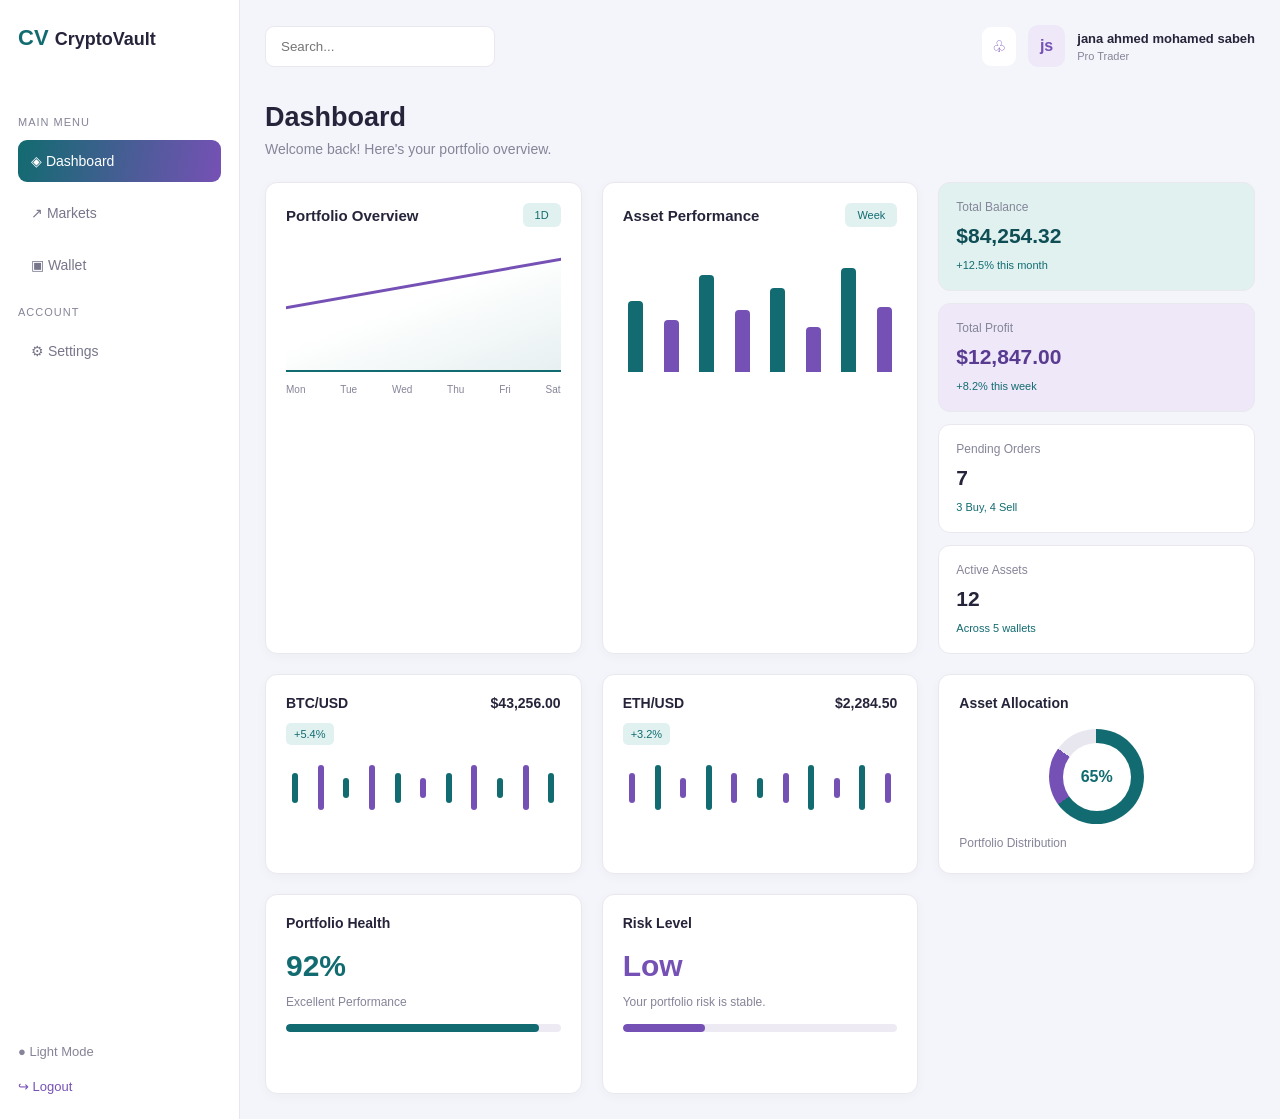
<file: index.html>
<!DOCTYPE html>
<html lang="en">

<head>
    <meta charset="UTF-8">
    <meta name="viewport" content="width=device-width, initial-scale=1.0">
    <title>CryptoVault Dashboard</title>
    <link rel="stylesheet" href="style.css">
</head>

<body>

    <div class="dashboard">

        <!-- Sidebar -->
        <aside class="sidebar">

            <h2 class="logo">CV <span>CryptoVault</span></h2>

            <p class="menu-title">MAIN MENU</p>

            <nav>
                <a href="index.html" class="nav-link active">
                    ◈ Dashboard
                </a>

                <a href="#" class="nav-link">
                    ↗ Markets
                </a>

                <a href="#" class="nav-link">
                    ▣ Wallet
                </a>
            </nav>

            <p class="menu-title">ACCOUNT</p>

            <nav>
                <a href="settings.html" class="nav-link">
                    ⚙ Settings
                </a>
            </nav>

            <div class="sidebar-bottom">
                <p>● Light Mode</p>
                <a href="#">↪ Logout</a>
            </div>

        </aside>


        <!-- Main Content -->
        <main class="main-content">

            <!-- Top Navbar -->
            <header class="topbar">

                <input type="search" placeholder="Search...">

                <div class="user-info">
                    <span class="notification">♧</span>

                    <div class="avatar">js</div>

                    <div>
                        <h4>jana ahmed mohamed sabeh</h4>
                        <p>Pro Trader</p>
                    </div>
                </div>

            </header>


            <!-- Welcome -->
            <section class="welcome">

                <h1>Dashboard</h1>

                <p>Welcome back! Here's your portfolio overview.</p>

            </section>


            <!-- Dashboard Grid -->
            <section class="dashboard-grid">

                <!-- Portfolio Overview -->
                <div class="card portfolio-card">

                    <div class="card-heading">
                        <h3>Portfolio Overview</h3>
                        <span class="tag">1D</span>
                    </div>

                    <div class="chart">
                        <div class="chart-line"></div>
                    </div>

                    <div class="chart-labels">
                        <span>Mon</span>
                        <span>Tue</span>
                        <span>Wed</span>
                        <span>Thu</span>
                        <span>Fri</span>
                        <span>Sat</span>
                    </div>

                </div>


                <!-- Asset Performance -->
                <div class="card performance-card">

                    <div class="card-heading">
                        <h3>Asset Performance</h3>
                        <span class="tag">Week</span>
                    </div>

                    <div class="bars">

                        <div class="bar" style="height:55%"></div>
                        <div class="bar violet" style="height:40%"></div>
                        <div class="bar" style="height:75%"></div>
                        <div class="bar violet" style="height:48%"></div>
                        <div class="bar" style="height:65%"></div>
                        <div class="bar violet" style="height:35%"></div>
                        <div class="bar" style="height:80%"></div>
                        <div class="bar violet" style="height:50%"></div>

                    </div>

                </div>


                <!-- Statistics -->
                <div class="statistics">

                    <div class="stat-card petrol-card">
                        <p>Total Balance</p>
                        <h2>$84,254.32</h2>
                        <span>+12.5% this month</span>
                    </div>

                    <div class="stat-card violet-card">
                        <p>Total Profit</p>
                        <h2>$12,847.00</h2>
                        <span>+8.2% this week</span>
                    </div>

                    <div class="stat-card">
                        <p>Pending Orders</p>
                        <h2>7</h2>
                        <span>3 Buy, 4 Sell</span>
                    </div>

                    <div class="stat-card">
                        <p>Active Assets</p>
                        <h2>12</h2>
                        <span>Across 5 wallets</span>
                    </div>

                </div>


                <!-- Bitcoin -->
                <div class="card crypto-card">

                    <div class="crypto-heading">
                        <h3>BTC/USD</h3>
                        <strong>$43,256.00</strong>
                    </div>

                    <span class="positive">+5.4%</span>

                    <div class="mini-chart">
                        <span></span>
                        <span></span>
                        <span></span>
                        <span></span>
                        <span></span>
                        <span></span>
                        <span></span>
                        <span></span>
                        <span></span>
                        <span></span>
                        <span></span>
                    </div>

                </div>


                <!-- Ethereum -->
                <div class="card crypto-card">

                    <div class="crypto-heading">
                        <h3>ETH/USD</h3>
                        <strong>$2,284.50</strong>
                    </div>

                    <span class="positive">+3.2%</span>

                    <div class="mini-chart second-chart">
                        <span></span>
                        <span></span>
                        <span></span>
                        <span></span>
                        <span></span>
                        <span></span>
                        <span></span>
                        <span></span>
                        <span></span>
                        <span></span>
                        <span></span>
                    </div>

                </div>


                <!-- Additional Cards -->
                <div class="card additional-card">

                    <h3>Asset Allocation</h3>

                    <div class="allocation-circle">
                        <span>65%</span>
                    </div>

                    <p>Portfolio Distribution</p>

                </div>


                <div class="card additional-card">

                    <h3>Portfolio Health</h3>

                    <h2 class="health-number">92%</h2>

                    <p>Excellent Performance</p>

                    <div class="progress">
                        <div class="progress-fill"></div>
                    </div>

                </div>


                <div class="card additional-card">

                    <h3>Risk Level</h3>

                    <h2 class="risk-number">Low</h2>

                    <p>Your portfolio risk is stable.</p>

                    <div class="progress">
                        <div class="risk-fill"></div>
                    </div>

                </div>

            </section>

        </main>

    </div>

</body>
</html>
</file>
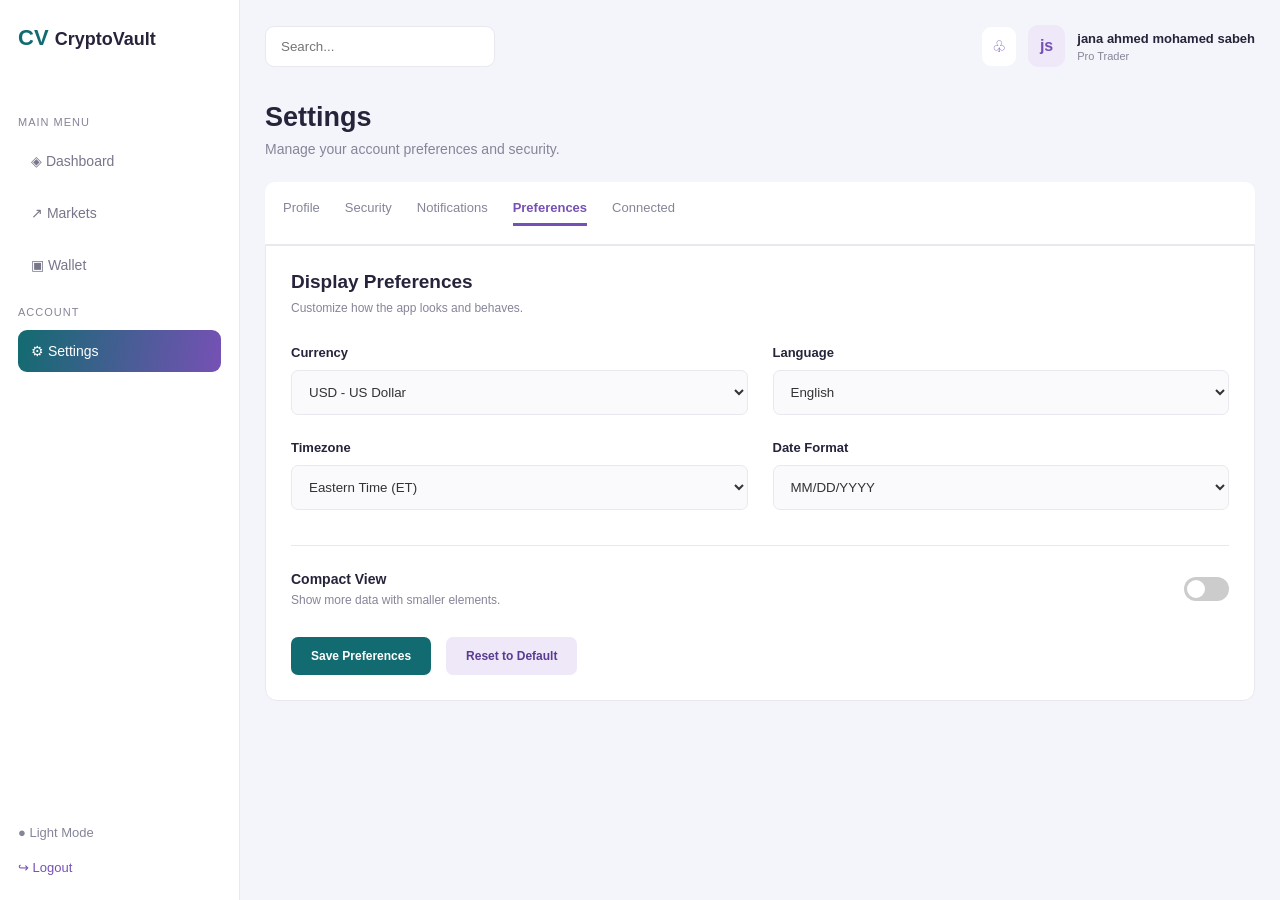
<file: settings.html>
<!DOCTYPE html>
<html lang="en">

<head>
    <meta charset="UTF-8">
    <meta name="viewport" content="width=device-width, initial-scale=1.0">
    <title>CryptoVault Settings</title>
    <link rel="stylesheet" href="style.css">
</head>

<body>

    <div class="dashboard">

        <!-- Sidebar -->
        <aside class="sidebar">

            <h2 class="logo">CV <span>CryptoVault</span></h2>

            <p class="menu-title">MAIN MENU</p>

            <nav>
                <a href="index.html" class="nav-link">
                    ◈ Dashboard
                </a>

                <a href="#" class="nav-link">
                    ↗ Markets
                </a>

                <a href="#" class="nav-link">
                    ▣ Wallet
                </a>
            </nav>

            <p class="menu-title">ACCOUNT</p>

            <nav>
                <a href="settings.html" class="nav-link active">
                    ⚙ Settings
                </a>
            </nav>

            <div class="sidebar-bottom">
                <p>● Light Mode</p>
                <a href="#">↪ Logout</a>
            </div>

        </aside>


        <!-- Main Content -->
        <main class="main-content">

            <!-- Navbar -->
            <header class="topbar">

                <input type="search" placeholder="Search...">

                <div class="user-info">

                    <span class="notification">♧</span>

                    <div class="avatar">js</div>

                    <div>
                        <h4>jana ahmed mohamed sabeh</h4>
                        <p>Pro Trader</p>
                    </div>

                </div>

            </header>


            <!-- Welcome -->
            <section class="welcome">

                <h1>Settings</h1>

                <p>Manage your account preferences and security.</p>

            </section>


            <!-- Settings Tabs -->
            <section class="settings-tabs">

                <a href="#">Profile</a>
                <a href="#">Security</a>
                <a href="#">Notifications</a>
                <a href="#" class="selected-tab">Preferences</a>
                <a href="#">Connected</a>

            </section>


            <!-- Settings Box -->
            <section class="settings-box">

                <div class="settings-heading">

                    <h2>Display Preferences</h2>

                    <p>Customize how the app looks and behaves.</p>

                </div>


                <!-- Settings Form -->
                <div class="settings-grid">

                    <div class="setting-field">

                        <label for="currency">Currency</label>

                        <select id="currency">
                            <option>USD - US Dollar</option>
                            <option>EUR - Euro</option>
                            <option>GBP - British Pound</option>
                            <option>EGP - Egyptian Pound</option>
                        </select>

                    </div>


                    <div class="setting-field">

                        <label for="language">Language</label>

                        <select id="language">
                            <option>English</option>
                            <option>Arabic</option>
                            <option>French</option>
                        </select>

                    </div>


                    <div class="setting-field">

                        <label for="timezone">Timezone</label>

                        <select id="timezone">
                            <option>Eastern Time (ET)</option>
                            <option>London (GMT)</option>
                            <option>Cairo (EET)</option>
                        </select>

                    </div>


                    <div class="setting-field">

                        <label for="date">Date Format</label>

                        <select id="date">
                            <option>MM/DD/YYYY</option>
                            <option>DD/MM/YYYY</option>
                            <option>YYYY/MM/DD</option>
                        </select>

                    </div>

                </div>


                <!-- Toggle Controls -->
                <div class="toggle-section">

                    <div>
                        <h3>Compact View</h3>
                        <p>Show more data with smaller elements.</p>
                    </div>

                    <label class="switch">
                        <input type="checkbox">
                        <span class="slider"></span>
                    </label>

                </div>


                <!-- Buttons -->
                <div class="settings-buttons">

                    <button type="button" class="save-button">
                        Save Preferences
                    </button>

                    <button type="reset" class="reset-button">
                        Reset to Default
                    </button>

                </div>

            </section>

        </main>

    </div>

</body>
</html>
</file>
<file: style.css>
/* =========================
   1. GENERAL SETTINGS
========================= */

* {
    margin: 0;
    padding: 0;
    box-sizing: border-box;
}

body {
    font-family: Arial, sans-serif;
    background-color: #f4f5fa;
    color: #25243a;
}

:root {
    --petrol: #126b70;
    --petrol-dark: #104e55;
    --petrol-light: #e0f1f0;

    --violet: #7651b5;
    --violet-dark: #593b91;
    --violet-light: #eee8f8;

    --white: #ffffff;
    --gray: #858599;
    --border: #e9e8ef;
}


/* =========================
   2. MAIN LAYOUT
========================= */

.dashboard {
    display: grid;
    grid-template-columns: 240px 1fr;
    min-height: 100vh;
}


/* =========================
   3. SIDEBAR
========================= */

.sidebar {
    background-color: var(--white);
    padding: 25px 18px;
    border-right: 1px solid var(--border);

    display: flex;
    flex-direction: column;
}

.logo {
    color: var(--petrol);
    font-size: 22px;
    margin-bottom: 45px;
}

.logo span {
    color: #25243a;
    font-size: 18px;
}

.menu-title {
    color: var(--gray);
    font-size: 11px;
    margin: 20px 0 12px;
    letter-spacing: 1px;
}

nav {
    display: flex;
    flex-direction: column;
    gap: 10px;
}

.nav-link {
    text-decoration: none;
    color: #77768a;
    padding: 13px;
    border-radius: 9px;
    font-size: 14px;
    transition: 0.3s;
}

.nav-link:hover {
    background-color: var(--petrol-light);
    color: var(--petrol);
}

.nav-link.active {
    background: linear-gradient(
        100deg,
        var(--petrol),
        var(--violet)
    );

    color: white;
}

.sidebar-bottom {
    margin-top: auto;
    padding-top: 40px;
    font-size: 13px;
    color: var(--gray);
}

.sidebar-bottom p {
    margin-bottom: 20px;
}

.sidebar-bottom a {
    text-decoration: none;
    color: var(--violet);
}


/* =========================
   4. MAIN CONTENT
========================= */

.main-content {
    padding: 25px;
    min-width: 0;
}


/* =========================
   5. TOP NAVBAR
========================= */

.topbar {
    display: flex;
    justify-content: space-between;
    align-items: center;
    margin-bottom: 35px;
    gap: 15px;
}

.topbar input {
    width: 230px;
    padding: 12px 15px;
    border: 1px solid var(--border);
    border-radius: 9px;
    outline: none;
    background-color: white;
}

.topbar input:focus {
    border-color: var(--petrol);
}

.user-info {
    display: flex;
    align-items: center;
    gap: 12px;
}

.notification {
    background-color: white;
    padding: 10px;
    border-radius: 9px;
    color: var(--violet);
}

.avatar {
    background-color: var(--violet-light);
    color: var(--violet);
    padding: 12px;
    border-radius: 10px;
    font-weight: bold;
}

.user-info h4 {
    font-size: 13px;
}

.user-info p {
    color: var(--gray);
    font-size: 11px;
    margin-top: 4px;
}


/* =========================
   6. WELCOME SECTION
========================= */

.welcome {
    margin-bottom: 25px;
}

.welcome h1 {
    font-size: 27px;
    margin-bottom: 8px;
}

.welcome p {
    color: var(--gray);
    font-size: 14px;
}


/* =========================
   7. DASHBOARD GRID
========================= */

.dashboard-grid {
    display: grid;

    grid-template-columns: repeat(3, minmax(0, 1fr));

    gap: 20px;
}

.card {
    background-color: var(--white);
    border: 1px solid var(--border);
    border-radius: 12px;
    padding: 20px;

    box-shadow: 0 3px 12px rgba(30, 30, 60, 0.03);
}

.card-heading {
    display: flex;
    justify-content: space-between;
    align-items: center;
}

.card-heading h3 {
    font-size: 15px;
}

.tag {
    background-color: var(--petrol-light);
    color: var(--petrol);
    padding: 6px 12px;
    border-radius: 6px;
    font-size: 11px;
}


/* =========================
   8. PORTFOLIO CARD
========================= */

.portfolio-card {
    grid-column: span 1;
    min-height: 230px;
}

.chart {
    height: 125px;
    margin-top: 20px;

    background:
        linear-gradient(
            160deg,
            transparent 45%,
            rgba(18, 107, 112, 0.10)
        );
    border-bottom: 2px solid var(--petrol);
    position: relative;
}

.chart-line {
    height: 75px;
    border-top: 3px solid var(--violet);
    transform: skewY(-10deg);
    position: absolute;
    width: 100%;
    top: 35px;
}

.chart-labels {
    display: flex;
    justify-content: space-between;
    margin-top: 12px;
    font-size: 10px;
    color: var(--gray);
}


/* =========================
   9. PERFORMANCE CARD
========================= */

.performance-card {
    min-height: 230px;
}

.bars {
    height: 145px;
    display: flex;
    align-items: end;
    justify-content: space-around;
    gap: 10px;
    padding-top: 15px;
}

.bar {
    background-color: var(--petrol);
    width: 15px;
    border-radius: 4px 4px 0 0;
}

.bar.violet {
    background-color: var(--violet);
}


/* =========================
   10. STATISTICS
========================= */

.statistics {
    display: grid;
    grid-template-columns: 1fr;
    gap: 12px;
}

.stat-card {
    background-color: white;
    padding: 17px;
    border: 1px solid var(--border);
    border-radius: 12px;
}

.stat-card p {
    font-size: 12px;
    color: var(--gray);
    margin-bottom: 10px;
}

.stat-card h2 {
    font-size: 21px;
    margin-bottom: 7px;
}

.stat-card span {
    font-size: 11px;
    color: var(--petrol);
}

.petrol-card {
    background-color: var(--petrol-light);
}

.petrol-card h2 {
    color: var(--petrol-dark);
}

.violet-card {
    background-color: var(--violet-light);
}

.violet-card h2 {
    color: var(--violet-dark);
}


/* =========================
   11. CRYPTO CARDS
========================= */

.crypto-card {
    min-height: 160px;
}

.crypto-heading {
    display: flex;
    justify-content: space-between;
    align-items: center;
    flex-wrap: wrap;
    gap: 10px;
}

.crypto-heading h3 {
    font-size: 14px;
}

.crypto-heading strong {
    font-size: 14px;
}

.positive {
    display: inline-block;
    color: var(--petrol);
    background-color: var(--petrol-light);
    padding: 5px 8px;
    border-radius: 5px;
    font-size: 11px;
    margin-top: 12px;
}

.mini-chart {
    height: 65px;
    display: flex;
    align-items: center;
    justify-content: space-around;
    gap: 7px;
    margin-top: 10px;
}

.mini-chart span {
    width: 6px;
    height: 30px;
    background-color: var(--petrol);
    border-radius: 3px;
}

.mini-chart span:nth-child(even) {
    height: 45px;
    background-color: var(--violet);
}

.mini-chart span:nth-child(3n) {
    height: 20px;
}

.second-chart span:nth-child(odd) {
    background-color: var(--violet);
}

.second-chart span:nth-child(even) {
    background-color: var(--petrol);
}


/* =========================
   12. ADDITIONAL CARDS
========================= */

.additional-card {
    min-height: 200px;
}

.additional-card h3 {
    font-size: 14px;
    margin-bottom: 18px;
}

.additional-card p {
    color: var(--gray);
    font-size: 12px;
    margin-top: 12px;
}

.allocation-circle {
    width: 95px;
    height: 95px;
    margin: auto;

    border-radius: 50%;

    background: conic-gradient(
        var(--petrol) 65%,
        var(--violet) 65% 85%,
        #e8e6ef 85%
    );

    display: flex;
    justify-content: center;
    align-items: center;
}

.allocation-circle span {
    background-color: white;
    width: 68px;
    height: 68px;
    border-radius: 50%;

    display: flex;
    justify-content: center;
    align-items: center;

    font-weight: bold;
    color: var(--petrol);
}

.health-number {
    color: var(--petrol);
    font-size: 30px;
}

.risk-number {
    color: var(--violet);
    font-size: 30px;
}

.progress {
    height: 8px;
    background-color: #eeeaf4;
    border-radius: 10px;
    margin-top: 15px;
    overflow: hidden;
}

.progress-fill {
    height: 100%;
    width: 92%;
    background-color: var(--petrol);
    border-radius: 10px;
}

.risk-fill {
    height: 100%;
    width: 30%;
    background-color: var(--violet);
    border-radius: 10px;
}


/* =========================
   13. SETTINGS TABS
========================= */

.settings-tabs {
    display: flex;
    gap: 25px;
    flex-wrap: wrap;

    background-color: white;
    padding: 18px;
    border-bottom: 1px solid var(--border);
    border-radius: 10px 10px 0 0;
}

.settings-tabs a {
    text-decoration: none;
    color: var(--gray);
    font-size: 13px;
    padding-bottom: 8px;
}

.settings-tabs .selected-tab {
    color: var(--violet);
    border-bottom: 3px solid var(--violet);
    font-weight: bold;
}


/* =========================
   14. SETTINGS BOX
========================= */

.settings-box {
    background-color: white;
    padding: 25px;
    border-radius: 0 0 12px 12px;
    border: 1px solid var(--border);
}

.settings-heading {
    margin-bottom: 30px;
}

.settings-heading h2 {
    font-size: 19px;
    margin-bottom: 8px;
}

.settings-heading p {
    color: var(--gray);
    font-size: 12px;
}


/* =========================
   15. SETTINGS GRID
========================= */

.settings-grid {
    display: grid;
    grid-template-columns: repeat(2, minmax(0, 1fr));
    gap: 25px;
}

.setting-field {
    display: flex;
    flex-direction: column;
    gap: 10px;
}

.setting-field label {
    font-size: 13px;
    font-weight: bold;
}

.setting-field select {
    width: 100%;
    padding: 13px;
    border: 1px solid var(--border);
    border-radius: 7px;
    background-color: #fafafd;
    color: #333;
    outline: none;
}

.setting-field select:focus {
    border-color: var(--petrol);
}


/* =========================
   16. TOGGLE SWITCH
========================= */

.toggle-section {
    margin-top: 35px;
    padding-top: 25px;
    border-top: 1px solid var(--border);

    display: flex;
    justify-content: space-between;
    align-items: center;
}

.toggle-section h3 {
    font-size: 14px;
    margin-bottom: 6px;
}

.toggle-section p {
    color: var(--gray);
    font-size: 12px;
}

.switch {
    position: relative;
    width: 45px;
    height: 24px;
}

.switch input {
    display: none;
}

.slider {
    position: absolute;
    inset: 0;
    background-color: #ccc;
    border-radius: 30px;
    cursor: pointer;
    transition: 0.3s;
}

.slider::before {
    content: "";
    position: absolute;
    width: 18px;
    height: 18px;
    left: 3px;
    top: 3px;
    background-color: white;
    border-radius: 50%;
    transition: 0.3s;
}

.switch input:checked + .slider {
    background-color: var(--violet);
}

.switch input:checked + .slider::before {
    transform: translateX(21px);
}


/* =========================
   17. SETTINGS BUTTONS
========================= */

.settings-buttons {
    display: flex;
    align-items: center;
    gap: 15px;
    margin-top: 30px;
    flex-wrap: wrap;
}

.settings-buttons button {
    padding: 12px 20px;
    border-radius: 7px;
    cursor: pointer;
    font-size: 12px;
    font-weight: bold;
}

.save-button {
    border: none;
    background-color: var(--petrol);
    color: white;
}

.save-button:hover {
    background-color: var(--petrol-dark);
}

.reset-button {
    border: none;
    background-color: var(--violet-light);
    color: var(--violet-dark);
}

.reset-button:hover {
    background-color: #dfd3f1;
}


/* =========================
   18. TABLET RESPONSIVE
========================= */

@media (max-width: 1000px) {

    .dashboard {
        grid-template-columns: 190px 1fr;
    }

    .dashboard-grid {
        grid-template-columns: repeat(2, minmax(0, 1fr));
    }

    .statistics {
        grid-column: span 2;
        grid-template-columns: repeat(2, 1fr);
    }

}


/* =========================
   19. MOBILE RESPONSIVE
========================= */

@media (max-width: 650px) {

    .dashboard {
        grid-template-columns: 1fr;
    }

    .sidebar {
        padding: 15px;
    }

    .logo {
        margin-bottom: 15px;
    }

    .menu-title {
        margin: 10px 0;
    }

    nav {
        flex-direction: row;
        flex-wrap: wrap;
    }

    .nav-link {
        font-size: 12px;
        padding: 10px;
    }

    .sidebar-bottom {
        display: none;
    }

    .main-content {
        padding: 15px;
    }

    .topbar {
        flex-wrap: wrap;
        margin-bottom: 25px;
    }

    .topbar input {
        width: 100%;
    }

    .user-info {
        margin-left: auto;
    }

    .dashboard-grid {
        grid-template-columns: 1fr;
    }

    .statistics {
        grid-column: span 1;
        grid-template-columns: 1fr 1fr;
    }

    .settings-grid {
        grid-template-columns: 1fr;
    }

    .settings-tabs {
        gap: 15px;
    }

    .settings-box {
        padding: 18px;
    }

    .welcome h1 {
        font-size: 23px;
    }
}
</file>
